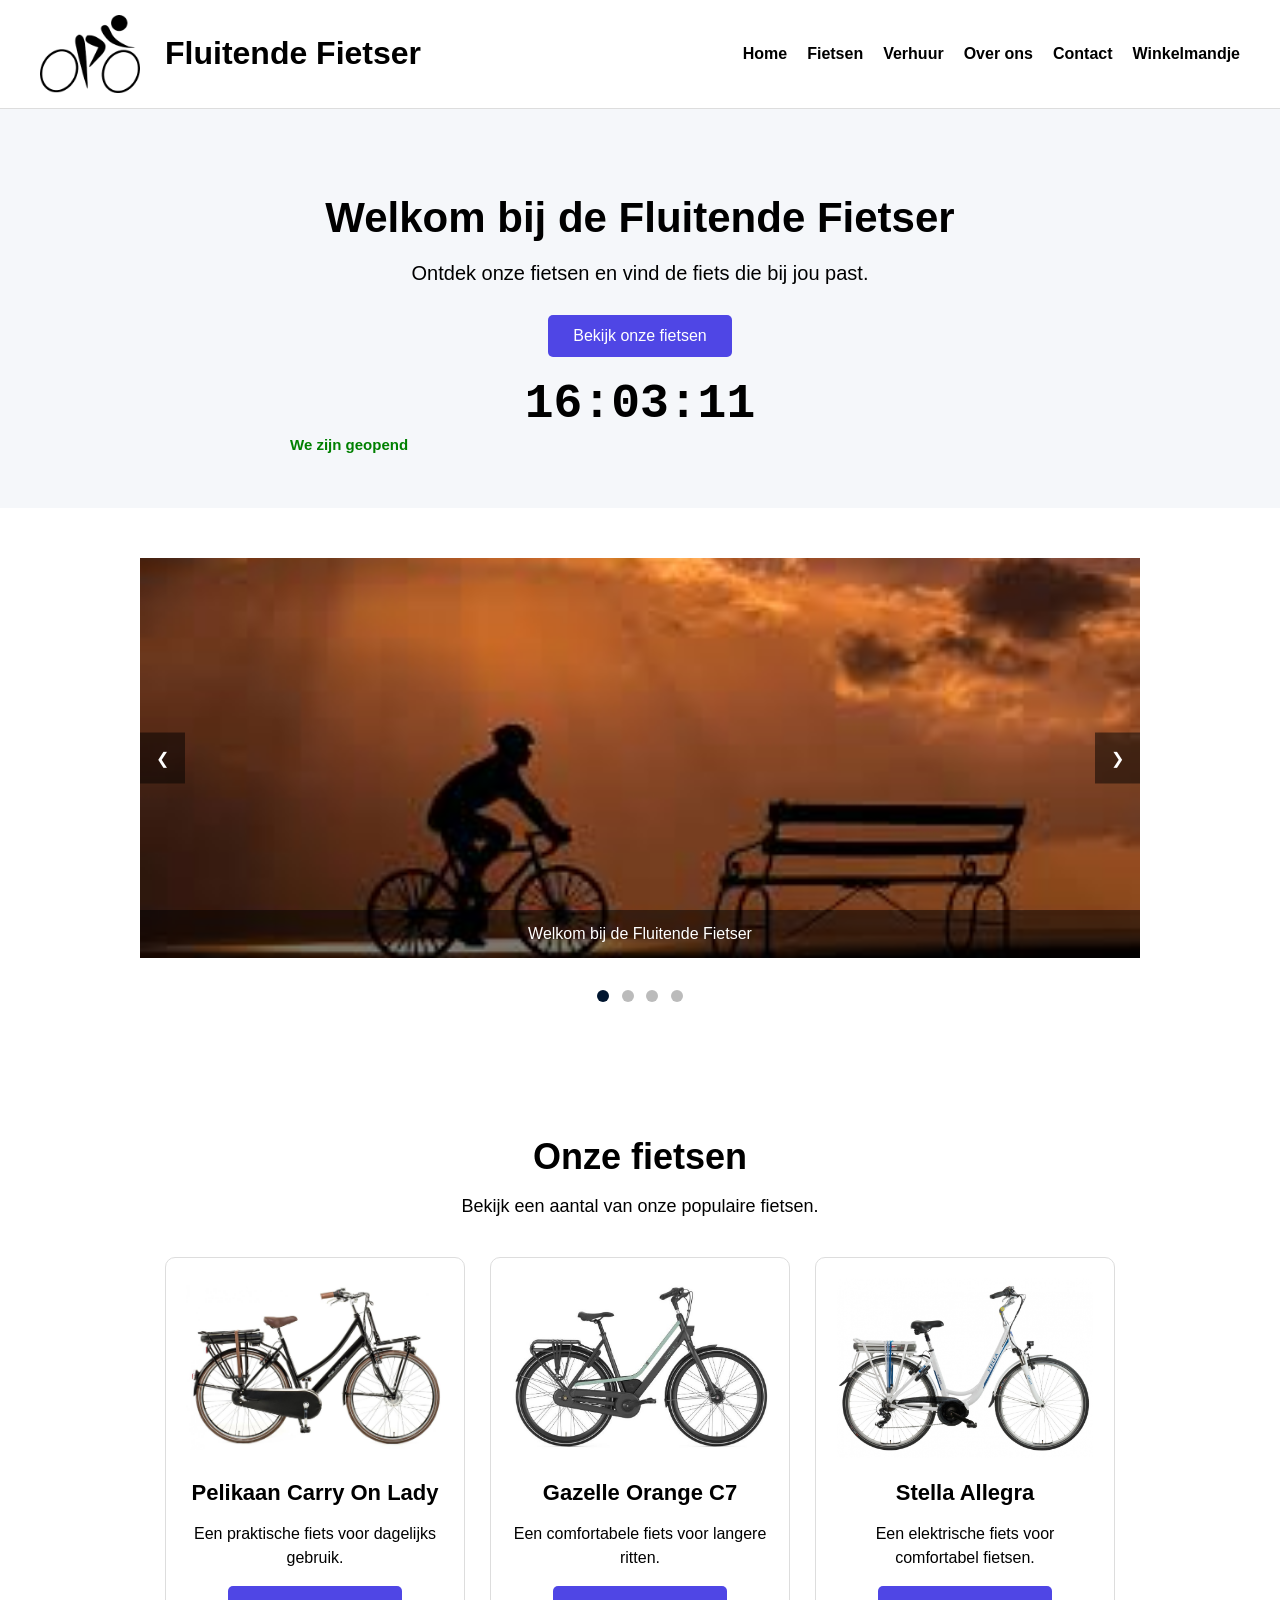
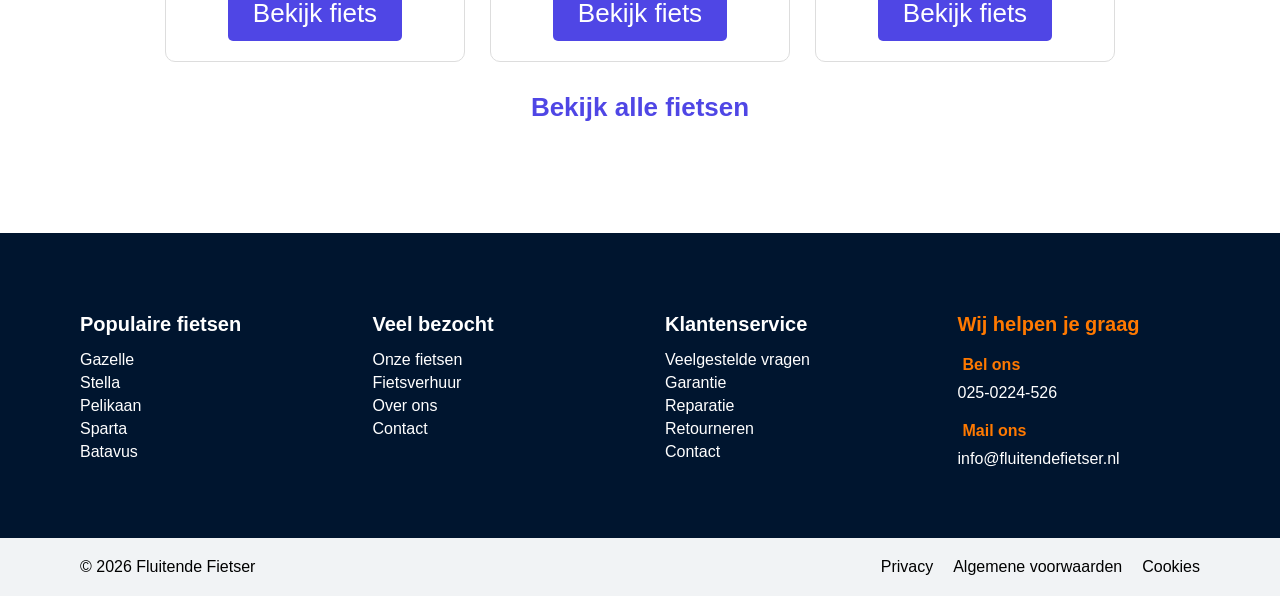
<file: web/index.html>
<!DOCTYPE html>
<html lang="nl">

<head>
    <meta charset="UTF-8">
    <meta name="viewport" content="width=device-width, initial-scale=1.0">

    <title>Home - Fluitende Fietser</title>

    <link rel="stylesheet" href="stylesheet.css">
    <link rel="icon" type="image/png" href="images/logo20x20.png">
    <script src="script.js" defer></script>
</head>

<body>

    
    <header>
        <a href="index.html" class="logo">
            <img src="images/logo.png" alt="Logo Fluitende Fietser">
            <h1>Fluitende Fietser</h1>
        </a>

        <nav>
            <a href="index.html">Home</a>
            <a href="fietsen.html">Fietsen</a>
            <a href="verhuur.html">Verhuur</a>
            <a href="over-ons.html">Over ons</a>
            <a href="contact.html">Contact</a>
            <a href="winkelmandje.html">Winkelmandje</a>
        </nav>
    </header>


    <main>
        <section class="welkom">
            <div class="welkom-tekst">
                <h1>Welkom bij de Fluitende Fietser</h1>

                <p>
                    Ontdek onze fietsen en vind de fiets
                    die bij jou past.
                </p>

                <a href="fietsen.html" class="knop">
                    Bekijk onze fietsen
                </a>
                 <div id="Openingtijden">
                        <div id="clock">00:00:00</div>
                        <div id="statusContainer">
                    <div id="statusText">We controleren de openingstijden...</div>
                </div>
            </div>
            </div>
        </section>

        <section class="home-slideshow">

            <div class="slideshow-container">

                <div class="home-slide">
                    <img src="images/sfeer1.jpg"
                         alt="Sfeer bij de Fluitende Fietser">

                    <div class="slide-bijschrift">
                        Welkom bij de Fluitende Fietser
                    </div>
                </div>

                <div class="home-slide">
                    <img src="images/sfeer2.jpg"
                         alt="Onze fietsenwinkel">

                    <div class="slide-bijschrift">
                        Ontdek onze fietsen
                    </div>
                </div>

                <div class="home-slide">
                    <img src="images/sfeer3.jpg"
                         alt="Fietsen bij de Fluitende Fietser">

                    <div class="slide-bijschrift">
                        Vind de fiets die bij jou past
                    </div>
                </div>

                <div class="home-slide">
                    <img src="images/sfeer4.jpg"
                         alt="Sfeerfoto van de fietsenwinkel">

                    <div class="slide-bijschrift">
                        We helpen je graag verder
                    </div>
                </div>

                <!-- Vorige en volgende foto -->
                <a class="slide-vorige"
                   onclick="veranderFotocarrousel(-1)"
                   aria-label="Vorige foto">&#10094;</a>

                <a class="slide-volgende"
                   onclick="veranderFotocarrousel(1)"
                   aria-label="Volgende foto">&#10095;</a>

            </div>

            <div class="slide-punten">
                <span class="home-slide-punt"
                      onclick="kiesFotocarrousel(1)"></span>

                <span class="home-slide-punt"
                      onclick="kiesFotocarrousel(2)"></span>

                <span class="home-slide-punt"
                      onclick="kiesFotocarrousel(3)"></span>

                <span class="home-slide-punt"
                      onclick="kiesFotocarrousel(4)"></span>
            </div>

        </section>


        <section class="uitgelichte-fietsen">

            <h2>Onze fietsen</h2>

            <p class="intro-fietsen">
                Bekijk een aantal van onze populaire fietsen.
            </p>

            <div class="fiets-overzicht">

                <div class="fiets-kaart">
                    <img src="images/fietsen/Pelikaan_Carry_On_Lady.jpg"
                         alt="Pelikaan Carry On Lady">

                    <h3>Pelikaan Carry On Lady</h3>

                    <p>
                        Een praktische fiets voor dagelijks gebruik.
                    </p>

                    <a href="fietsen.html" class="knop">
                        Bekijk fiets
                    </a>
                </div>


                <div class="fiets-kaart">
                    <img src="images/fietsen/Gazelle_Orange_C7.jpg"
                         alt="Gazelle Orange C7">

                    <h3>Gazelle Orange C7</h3>

                    <p>
                        Een comfortabele fiets voor langere ritten.
                    </p>

                    <a href="fietsen.html" class="knop">
                        Bekijk fiets
                    </a>
                
                </div>


                <div class="fiets-kaart">
                    <img src="images/fietsen/Stella_Allegra_voorwielmotor.jpg"
                         alt="Stella Allegra">

                    <h3>Stella Allegra</h3>

                    <p>
                        Een elektrische fiets voor comfortabel fietsen.
                    </p>

                    <a href="fietsen.html" class="knop">
                        Bekijk fiets
                    </a>
                </div>

            </div>

            <a href="fietsen.html" class="alle-fietsen">
                Bekijk alle fietsen
            </a>

        </section>

    </main>


    <!-- Footer -->
    <footer>

        <div class="footer-inhoud">

            <div class="footer-kolom">
                <h3>Populaire fietsen</h3>

                <a href="fietsen.html">Gazelle</a>
                <a href="fietsen.html">Stella</a>
                <a href="fietsen.html">Pelikaan</a>
                <a href="fietsen.html">Sparta</a>
                <a href="fietsen.html">Batavus</a>
            </div>


            <div class="footer-kolom">
                <h3>Veel bezocht</h3>

                <a href="fietsen.html">Onze fietsen</a>
                <a href="verhuur.html">Fietsverhuur</a>
                <a href="over-ons.html">Over ons</a>
                <a href="contact.html">Contact</a>
            </div>


            <div class="footer-kolom">
                <h3>Klantenservice</h3>

                <a href="contact.html">Veelgestelde vragen</a>
                <a href="contact.html">Garantie</a>
                <a href="contact.html">Reparatie</a>
                <a href="contact.html">Retourneren</a>
                <a href="contact.html">Contact</a>
            </div>


            <div class="footer-kolom footer-contact">
                <h3>Wij helpen je graag</h3>

                <h4>Bel ons</h4>
                <p>025-0224-526</p>

                <h4>Mail ons</h4>
                <p>info@fluitendefietser.nl</p>
            </div>

        </div>


        <div class="footer-onderkant">
            <p>&copy; 2026 Fluitende Fietser</p>

            <div>
                <a href="privacy.html">Privacy</a>
                <a href="algemene-voorwaarden.html">
                    Algemene voorwaarden
                </a>
                <a href="#">Cookies</a>
            </div>
        </div>

    </footer>

</body>
</html>
</file>
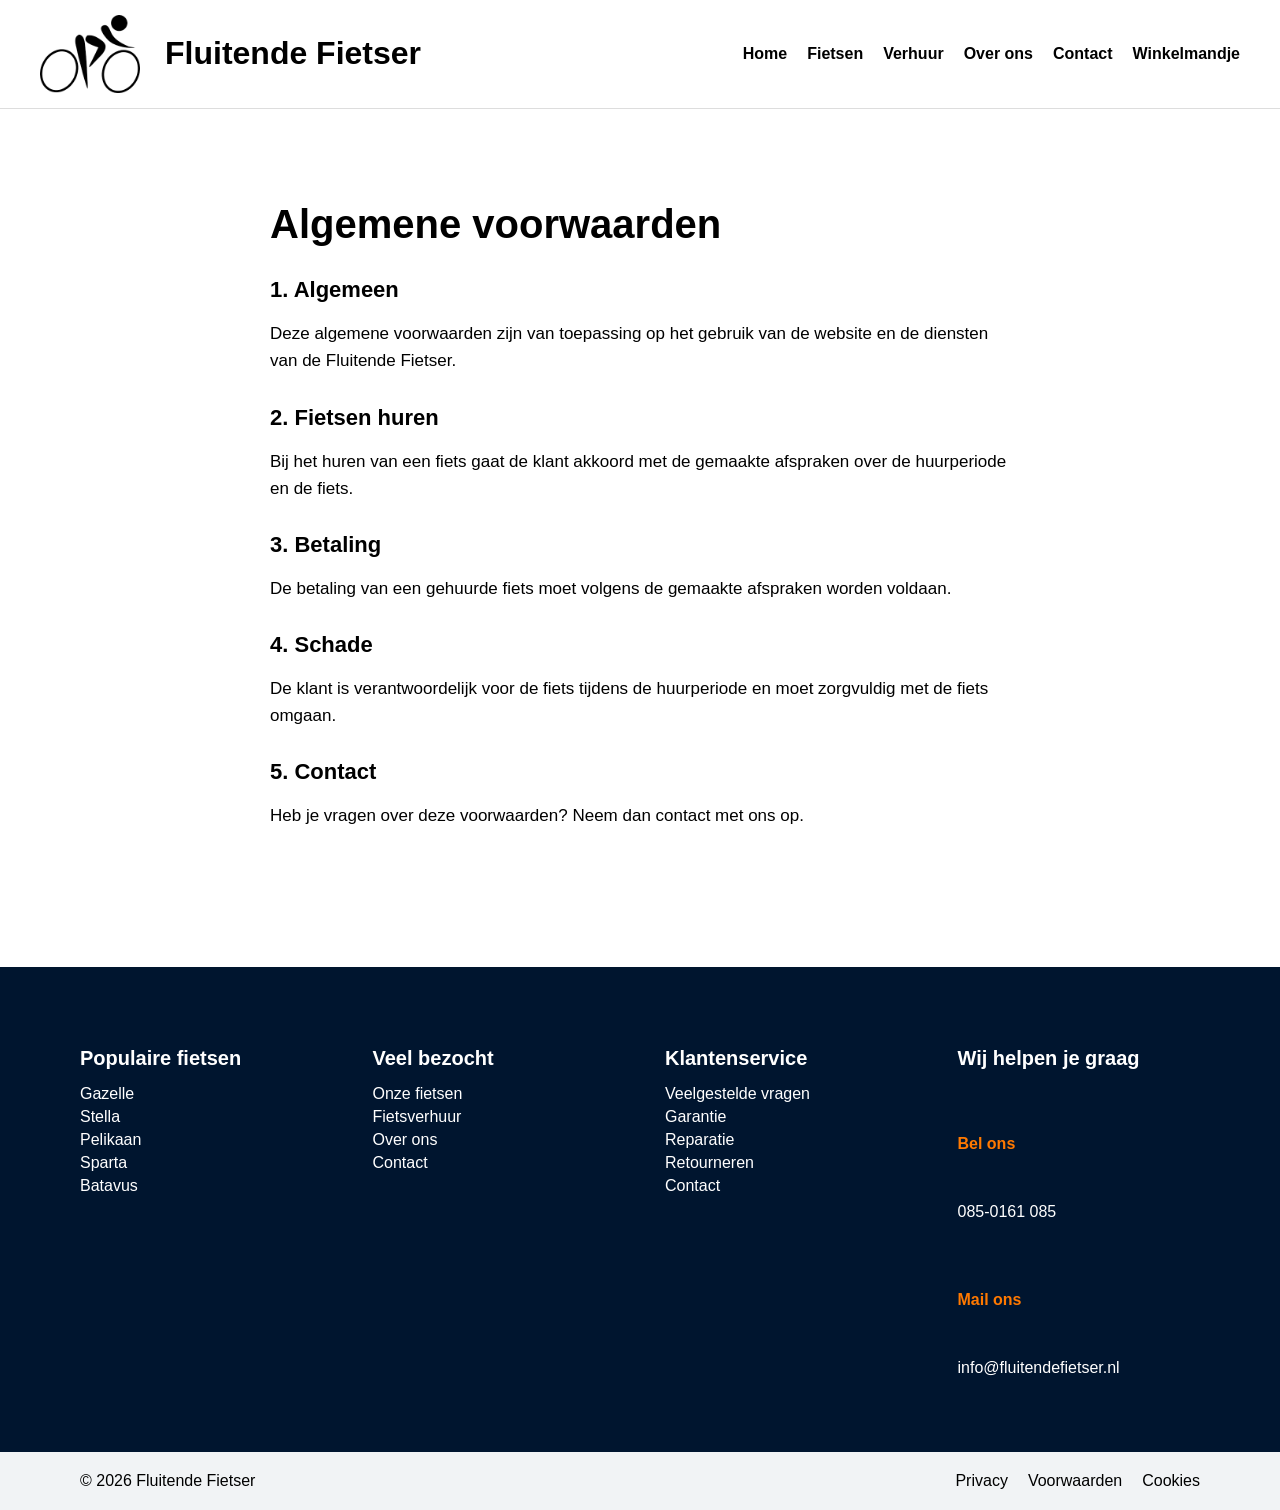
<file: web/algemene-voorwaarden.html>
<!DOCTYPE html>
<html lang="nl">
<head>
    <meta charset="UTF-8">
    <meta name="viewport" content="width=device-width, initial-scale=1.0">
    <title>Algemene voorwaarden - Fluitende Fietser</title>
    <link rel="stylesheet" href="stylesheet.css">
</head>

<body>
<header>
        <a href="index.html" class="logo">
            <img src="images/logo.png" alt="Logo Fluitende Fietser">
            <h1>Fluitende Fietser</h1>
        </a>

        <nav>
            <a href="index.html">Home</a>
            <a href="fietsen.html">Fietsen</a>
            <a href="verhuur.html">Verhuur</a>
            <a href="over-ons.html">Over ons</a>
            <a href="contact.html">Contact</a>
            <a href="winkelmandje.html">Winkelmandje</a>
        </nav>
    </header>


<main>

    <section class="voorwaarden">
        <h2>Algemene voorwaarden</h2>

        <h3>1. Algemeen</h3>
        <p>
            Deze algemene voorwaarden zijn van toepassing op het gebruik
            van de website en de diensten van de Fluitende Fietser.
        </p>

        <h3>2. Fietsen huren</h3>
        <p>
            Bij het huren van een fiets gaat de klant akkoord met de
            gemaakte afspraken over de huurperiode en de fiets.
        </p>

        <h3>3. Betaling</h3>
        <p>
            De betaling van een gehuurde fiets moet volgens de gemaakte
            afspraken worden voldaan.
        </p>

        <h3>4. Schade</h3>
        <p>
            De klant is verantwoordelijk voor de fiets tijdens de
            huurperiode en moet zorgvuldig met de fiets omgaan.
        </p>

        <h3>5. Contact</h3>
        <p>
            Heb je vragen over deze voorwaarden? Neem dan contact met
            ons op.
        </p>
    </section>

</main>

<footer>
     <div class="footer-inhoud">

        <div class="footer-kolom">
            <h3>Populaire fietsen</h3>
            <a href="fietsen.html">Gazelle</a>
            <a href="fietsen.html">Stella</a>
            <a href="fietsen.html">Pelikaan</a>
            <a href="fietsen.html">Sparta</a>
            <a href="fietsen.html">Batavus</a>
        </div>

        <div class="footer-kolom">
            <h3>Veel bezocht</h3>
            <a href="fietsen.html">Onze fietsen</a>
            <a href="verhuur.html">Fietsverhuur</a>
            <a href="over-ons.html">Over ons</a>
            <a href="contact.html">Contact</a>
        </div>

        <div class="footer-kolom">
            <h3>Klantenservice</h3>
            <a href="contact.html">Veelgestelde vragen</a>
            <a href="contact.html">Garantie</a>
            <a href="contact.html">Reparatie</a>
            <a href="contact.html">Retourneren</a>
            <a href="contact.html">Contact</a>
        </div>

        <div class="footer-kolom contact">
            <h3>Wij helpen je graag</h3>
            <h4>Bel ons</h4>
            <p>085-0161 085</p>

            <h4>Mail ons</h4>
            <p>info@fluitendefietser.nl</p>
        </div>

    </div>

    <div class="footer-onderkant">
        <p>&copy; 2026 Fluitende Fietser</p>

        <div>
            <a href="#">Privacy</a>
            <a href="algemene-voorwaarden.html">Voorwaarden</a>
            <a href="#">Cookies</a>
        </div>
    </div>
</footer>

</body>
</html>
</file>
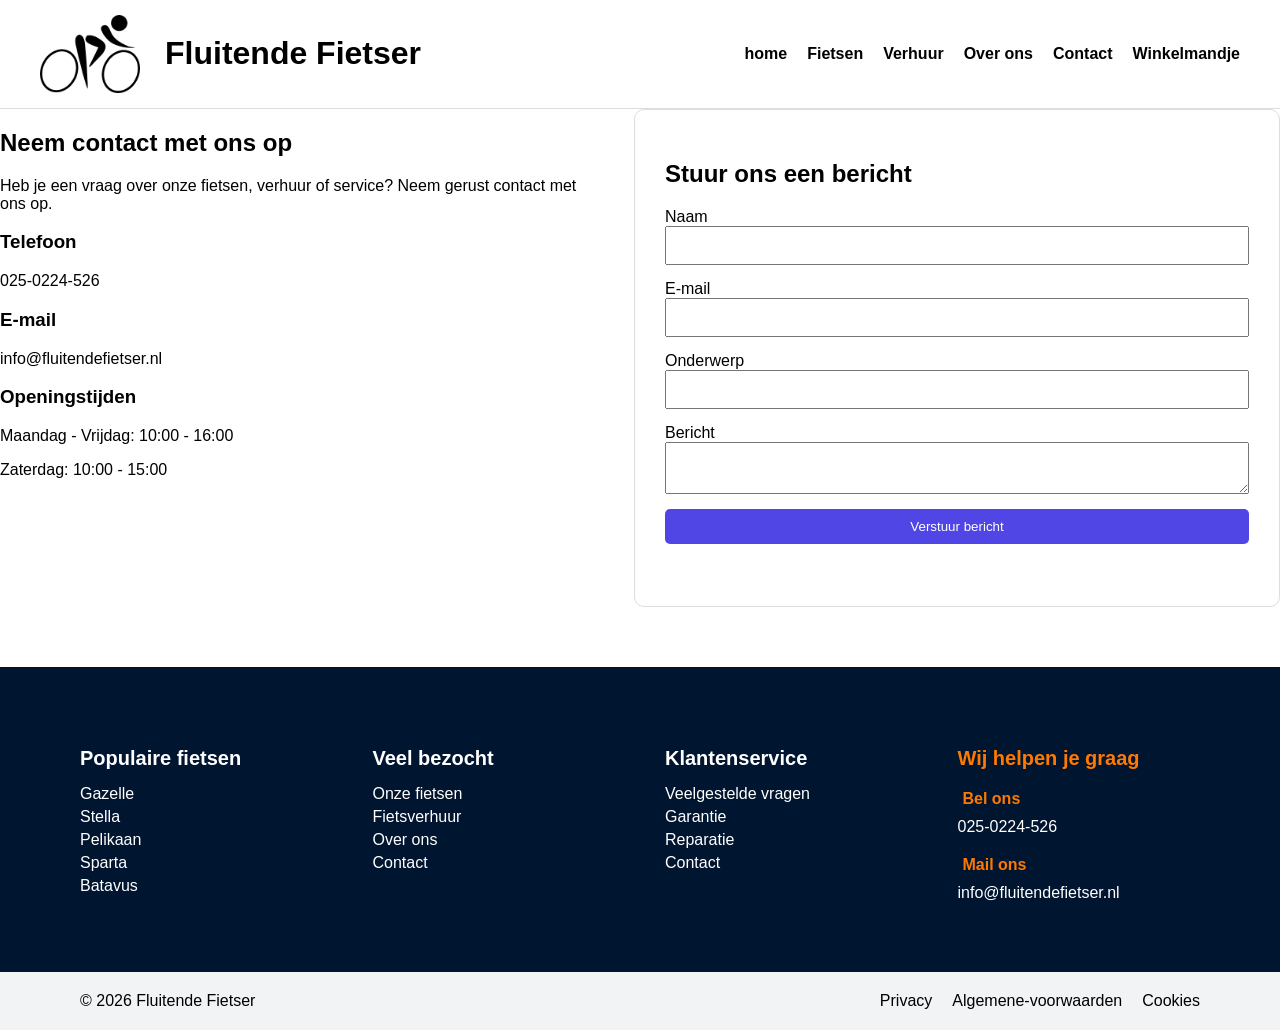
<file: web/contact.html>
<!DOCTYPE html>
<html lang="en">
<head>
    <meta charset="UTF-8">
    <meta name="viewport" content="width=device-width, initial-scale=1.0">
    <title>Contact- Fluitende Fietser</title>
    <link href="stylesheet.css" rel="stylesheet">
</head>
<body>
    <header>
        <a href="index.html" class="logo">
            <img src="images/logo.png" alt="Logo Fluitende Fietser">
            <h1>Fluitende Fietser</h1>
        </a>
        <nav>
            <a href="index.html">home</a>
            <a href="fietsen.html">Fietsen</a>
            <a href="verhuur.html">Verhuur</a>
            <a href="over-ons.html">Over ons </a>
            <a href="contact.html">Contact</a>
            <a href="winkelmandje.html">Winkelmandje</a>
        </nav>
    </header>
    <main>

        <section class="contact">

            <div class="contact-info">

                <h2>Neem contact met ons op</h2>

                <p>
                    Heb je een vraag over onze fietsen, verhuur of service?
                    Neem gerust contact met ons op.
                </p>

                <h3>Telefoon</h3>
                <p>025-0224-526</p>

                <h3>E-mail</h3>
                <p>info@fluitendefietser.nl</p>

                <h3>Openingstijden</h3>
                <p>Maandag - Vrijdag: 10:00 - 16:00</p>
                <p>Zaterdag: 10:00 - 15:00</p>

            </div>

            <div class="contact-formulier">

                <h2>Stuur ons een bericht</h2>

                <form id="contactForm">

                    <label for="naam">Naam</label>
                    <input type="text" id="naam" name="naam" required>

                    <label for="email">E-mail</label>
                    <input type="email" id="email" name="email" required>

                    <label for="onderwerp">Onderwerp</label>
                    <input type="text" id="onderwerp" name="onderwerp" required>

                    <label for="bericht">Bericht</label>
                    <textarea id="bericht" name="bericht" required></textarea>

                    <button type="submit">Verstuur bericht</button>

                    <p id="melding"></p>

                </form>
            </div>

        </section>

    </main>

    <footer>

        <div class="footer-inhoud">

            <div class="footer-kolom">
                <h3>Populaire fietsen</h3>
                <a href="fietsen.html">Gazelle</a>
                <a href="fietsen.html">Stella</a>
                <a href="fietsen.html">Pelikaan</a>
                <a href="fietsen.html">Sparta</a>
                <a href="fietsen.html">Batavus</a>
            </div>

            <div class="footer-kolom">
                <h3>Veel bezocht</h3>
                <a href="fietsen.html">Onze fietsen</a>
                <a href="verhuur.html">Fietsverhuur</a>
                <a href="over-ons.html">Over ons</a>
                <a href="contact.html">Contact</a>
            </div>

            <div class="footer-kolom">
                <h3>Klantenservice</h3>
                <a href="contact.html">Veelgestelde vragen</a>
                <a href="contact.html">Garantie</a>
                <a href="contact.html">Reparatie</a>
                <a href="contact.html">Contact</a>
            </div>

            <div class="footer-kolom footer-contact">
                <h3>Wij helpen je graag</h3>
                <h4>Bel ons</h4>
                <p>025-0224-526</p>

                <h4>Mail ons</h4>
                <p>info@fluitendefietser.nl</p>
            </div>

        </div>

        <div class="footer-onderkant">
            <p>&copy; 2026 Fluitende Fietser</p>

            <div>
                <a href="#">Privacy</a>
                <a href="algemene-voorwaarden.html">Algemene-voorwaarden</a>
                <a href="#">Cookies</a>
            </div>
        </div>

    </footer>
    <script src="script.js"></script>
</body>
</html>
</file>
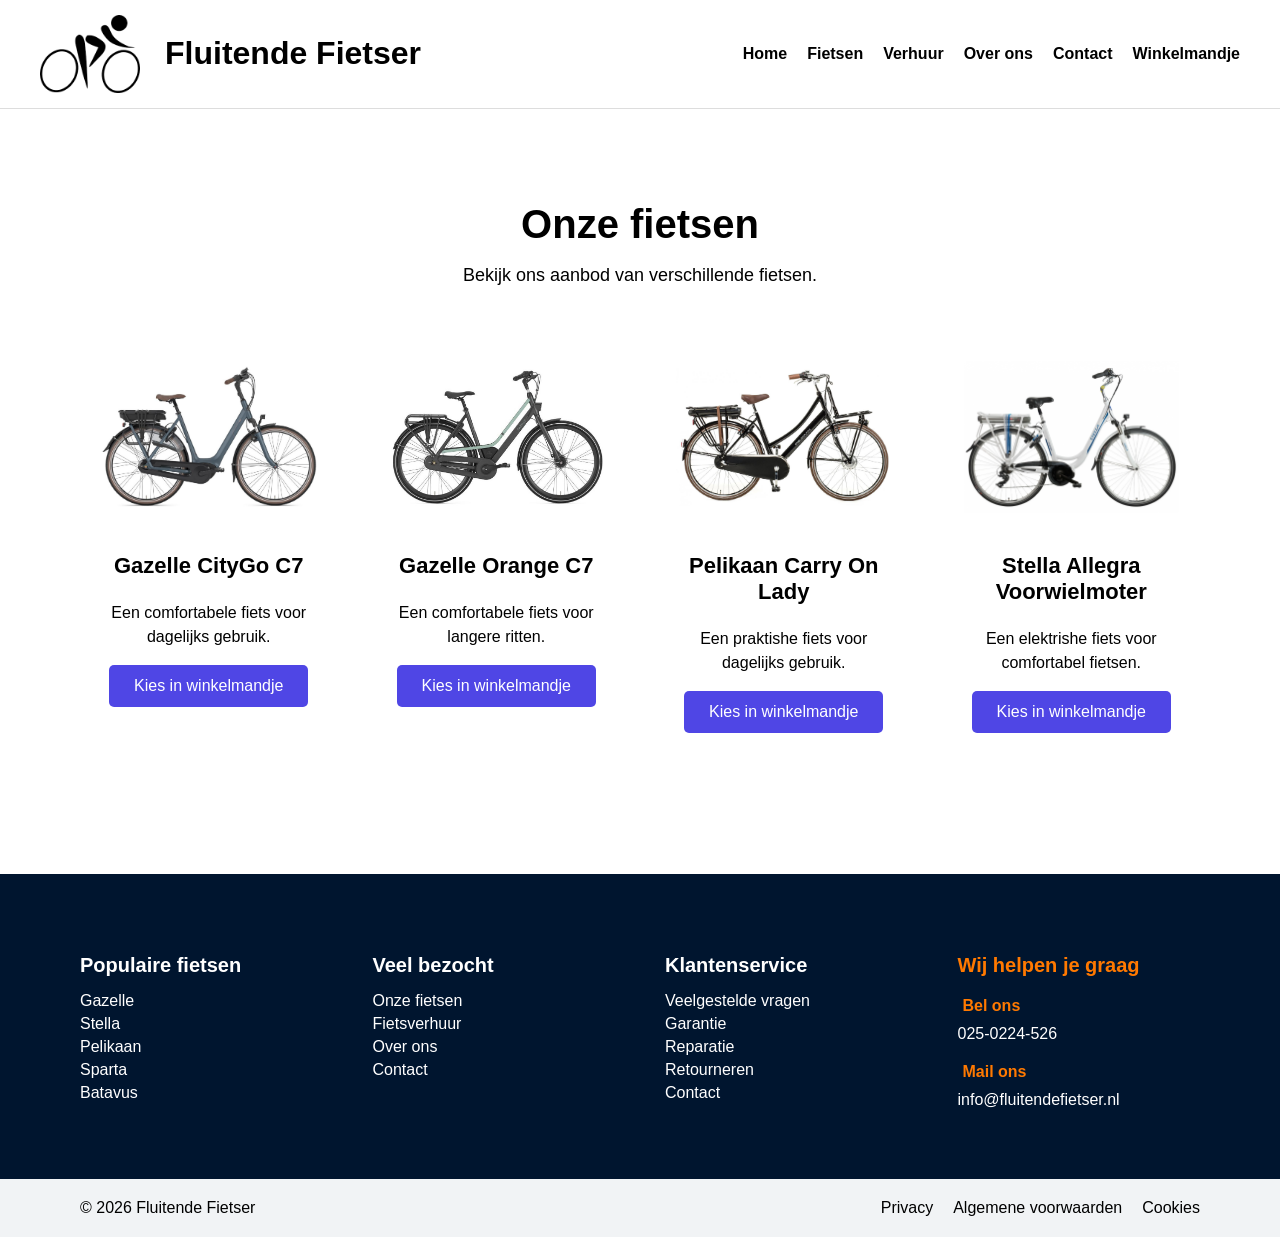
<file: web/fietsen.html>
<!DOCTYPE html>
<!DOCTYPE html>
<html lang="nl">
<head>
    <meta charset="UTF-8">
    <meta name="viewport" content="width=device-width, initial-scale=1.0">
    <title>Fietsen - Fluitende Fietser </title>
    <link href="stylesheet.css" rel="stylesheet">
    <script src="script.js" defer></script>
</head>
<body>
    <header>
        <a href="index.html" class="logo">
            <img src="images/logo.png" alt="logo Fluitende Fietser">
            <h1>Fluitende Fietser</h1>
        </a>
        <nav>
            <a href="index.html">Home</a>
            <a href="fietsen.html">Fietsen</a>
            <a href="verhuur.html">Verhuur</a>
            <a href="over-ons.html">Over ons</a>
            <a href="contact.html">Contact</a>
            <a href="winkelmandje.html">Winkelmandje</a>
        </nav>
    </header>
    <main>
        <section class="fietsen">
            <h2>Onze fietsen</h2>
            <p>
                Bekijk ons aanbod van verschillende fietsen.
            </p>
            <div class="fietsen-overzicht">
                <div class="fiets">
                    <img src="images/fietsen/Gazelle_CityGo_C7.jpg" alt="Gazelle CityGo C7">
                    <h3>Gazelle CityGo C7</h3>
                    <p>Een comfortabele fiets voor dagelijks gebruik.</p>
                    <a href="winkelmandje.html" class="knop">Kies in winkelmandje</a>
                </div>
                <div class="fiets">
                    <img src="images/fietsen/Gazelle_Orange_C7.jpg" alt="Gazelle Orange C7">
                    <h3>Gazelle Orange C7</h3>
                    <p>Een comfortabele fiets voor langere ritten.</p>
                    <a href="winkelmandje.html" class="knop">Kies in winkelmandje</a>
                </div>
                <div class="fiets">
                    <img src="images/fietsen/Pelikaan_Carry_On_Lady.jpg" alt="Palikaan Carry On Lady ">
                    <h3>Pelikaan Carry On Lady</h3>
                    <p>Een praktishe fiets voor dagelijks gebruik.</p>
                    <a href="winkelmandje.html" class="knop">Kies in winkelmandje</a>
                </div>
                <div class="fiets">
                    <img src="images/fietsen/Stella_Allegra_voorwielmotor.jpg" alt="Stella Allegra Voorwielmoter">
                    <h3>Stella Allegra Voorwielmoter</h3>
                    <p>Een elektrishe fiets voor comfortabel fietsen.</p>
                    <a href="winkelmandje.html" class="knop">Kies in winkelmandje</a>
                </div>
            </div>
        </section>
    </main>
    <footer>
        <div class="footer-inhoud">

        <div class="footer-kolom">
            <h3>Populaire fietsen</h3>
            <a href="fietsen.html">Gazelle</a>
            <a href="fietsen.html">Stella</a>
            <a href="fietsen.html">Pelikaan</a>
            <a href="fietsen.html">Sparta</a>
            <a href="fietsen.html">Batavus</a>
        </div>

        <div class="footer-kolom">
            <h3>Veel bezocht</h3>
            <a href="fietsen.html">Onze fietsen</a>
            <a href="verhuur.html">Fietsverhuur</a>
            <a href="over-ons.html">Over ons</a>
            <a href="contact.html">Contact</a>
        </div>

        <div class="footer-kolom">
            <h3>Klantenservice</h3>
            <a href="contact.html">Veelgestelde vragen</a>
            <a href="contact.html">Garantie</a>
            <a href="contact.html">Reparatie</a>
            <a href="contact.html">Retourneren</a>
            <a href="contact.html">Contact</a>
        </div>

        <div class="footer-kolom footer-contact">
            <h3>Wij helpen je graag</h3>
            <h4>Bel ons</h4>
            <p>025-0224-526</p>
            <h4>Mail ons</h4>
            <p>info@fluitendefietser.nl</p>
        </div>

    </div>

    <div class="footer-onderkant">
        <p>&copy; 2026 Fluitende Fietser</p>

        <div>
            <a href="privacy.html">Privacy</a>
            <a href="algemene-voorwaarden.html">Algemene voorwaarden</a>
            <a href="#">Cookies</a>
        </div>
    </div>
    </footer>
</body>
</html>
</file>
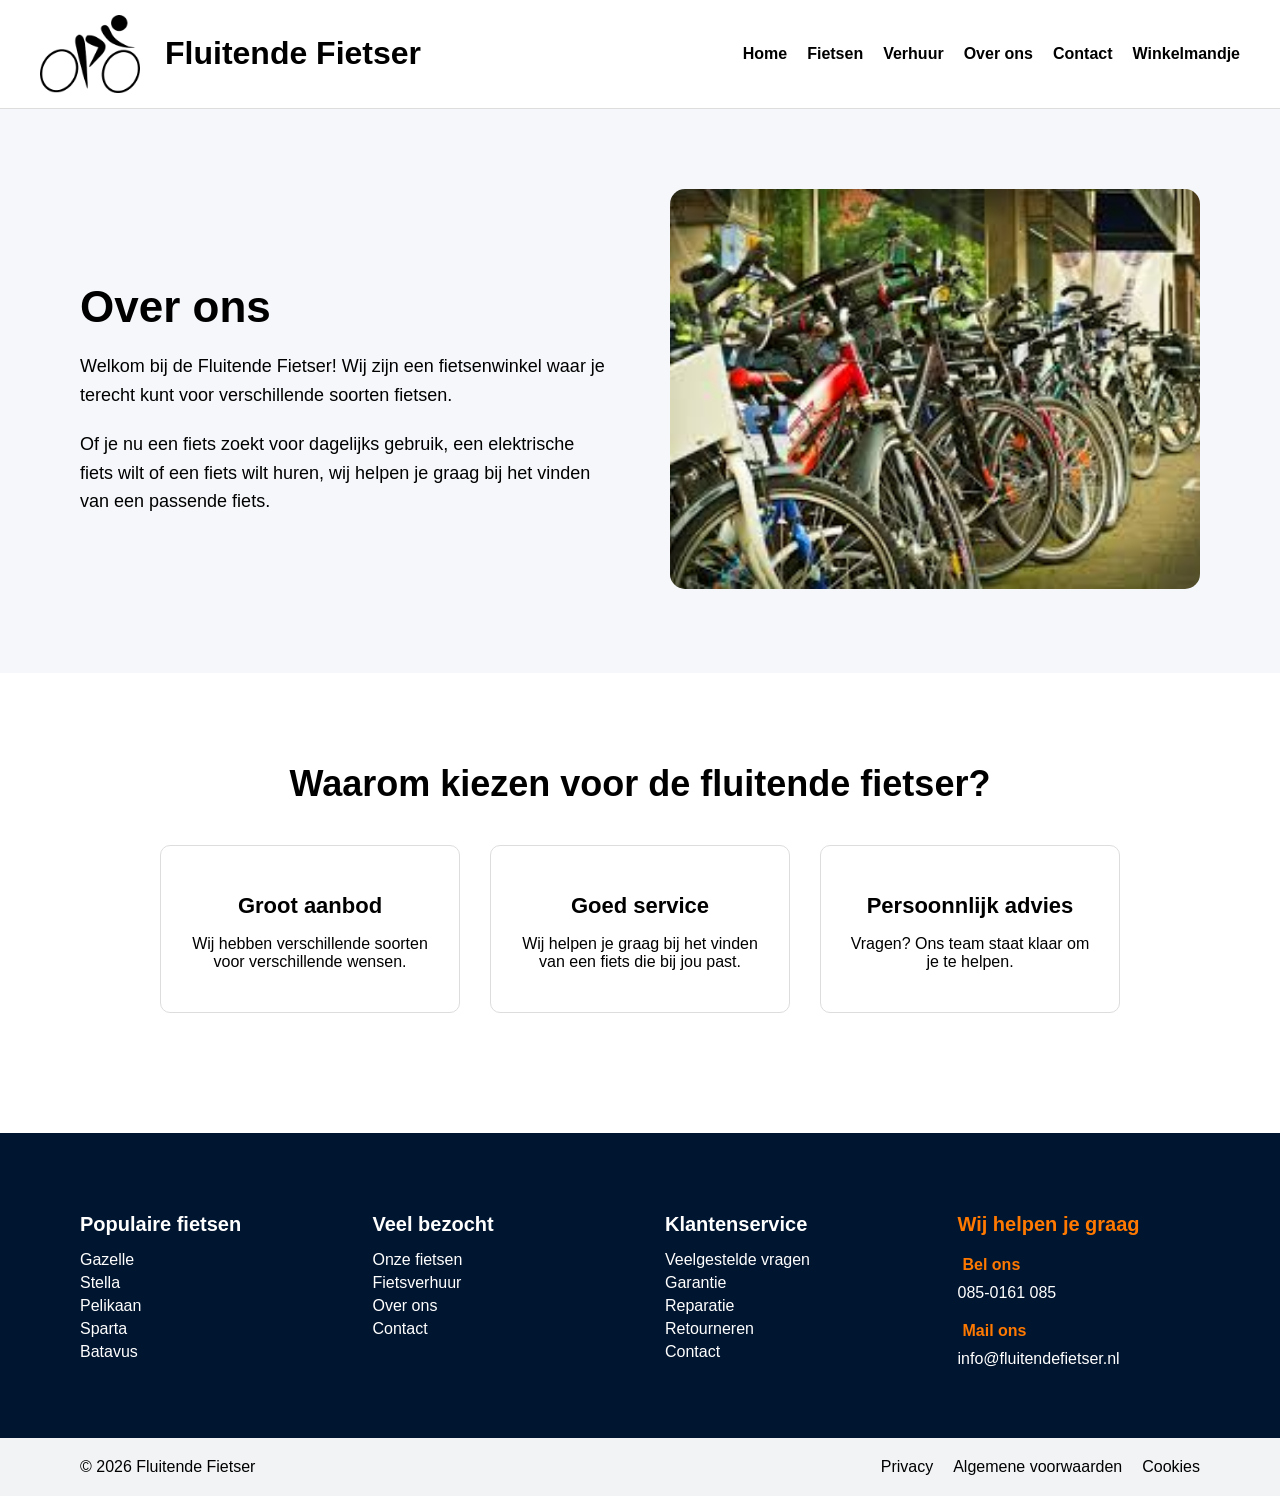
<file: web/over-ons.html>
<!DOCTYPE html>
<html lang="nl">
<head>
    <meta charset="UTF-8">
    <meta name="viewport" content="width=device-width, initial-scale=1.0">
    <title>Over ons - Fluitende Fietser</title>
    <link rel="stylesheet" href="stylesheet.css">
</head>
<body>
    <header>
        <a href="index.html" class="logo">
            <img src="images/logo.png" alt="logo Fluitende Fietser">
            <h1>Fluitende Fietser</h1>
        </a>
        <nav>
            <a href="index.html">Home</a>
            <a href="fietsen.html">Fietsen</a>
            <a href="verhuur.html">Verhuur</a>
            <a href="over-ons.html">Over ons</a>
            <a href="contact.html">Contact</a>
            <a href="winkelmandje.html">Winkelmandje</a>
        </nav>
    </header>
    <main>
        <section class="over-ons">
            <div class="over-ons-tekst">
                <h2>Over ons </h2>
                <p>
                    Welkom bij de Fluitende Fietser!
                    Wij zijn een fietsenwinkel waar je terecht kunt
                    voor verschillende soorten fietsen.
                </p>
                <P>Of je nu een fiets zoekt voor dagelijks gebruik,
                    een elektrische fiets wilt of een fiets wilt huren,
                    wij helpen je graag bij het vinden van een passende fiets.
                </P>

            </div>
            <div class="over-ons-afbeelding">
                <img src="images/winkel1.jpg" alt="Onze fietsenwinkel">
            </div>

        </section>
        <section class="waarom-ons">

            <h2>Waarom kiezen voor de fluitende fietser?</h2>

            <div class="voordelen">

                <div class="voordeel">
                    <h3>Groot aanbod</h3>
                    <p>
                        Wij hebben verschillende soorten voor verschillende wensen.
                    </p>
                </div>
                <div class="voordeel">
                    <h3>Goed service</h3>
                    <p>
                        Wij helpen je graag bij het vinden van een fiets die bij jou past.
                    </p>
                </div>
                <div class="voordeel">
                    <h3>Persoonnlijk advies</h3>
                    <p>
                        Vragen? Ons team staat klaar om je te helpen.
                    </p>

                </div>
            </div>
        </section>
    </main>
    <footer>
        <div class="footer-inhoud">

        <div class="footer-kolom">
            <h3>Populaire fietsen</h3>
            <a href="fietsen.html">Gazelle</a>
            <a href="fietsen.html">Stella</a>
            <a href="fietsen.html">Pelikaan</a>
            <a href="fietsen.html">Sparta</a>
            <a href="fietsen.html">Batavus</a>
        </div>

        <div class="footer-kolom">
            <h3>Veel bezocht</h3>
            <a href="fietsen.html">Onze fietsen</a>
            <a href="verhuur.html">Fietsverhuur</a>
            <a href="over-ons.html">Over ons</a>
            <a href="contact.html">Contact</a>
        </div>

        <div class="footer-kolom">
            <h3>Klantenservice</h3>
            <a href="contact.html">Veelgestelde vragen</a>
            <a href="contact.html">Garantie</a>
            <a href="contact.html">Reparatie</a>
            <a href="contact.html">Retourneren</a>
            <a href="contact.html">Contact</a>
        </div>

        <div class="footer-kolom footer-contact">
            <h3>Wij helpen je graag</h3>
            <h4>Bel ons</h4>
            <p>085-0161 085</p>

            <h4>Mail ons</h4>
            <p>info@fluitendefietser.nl</p>
        </div>

    </div>

    <div class="footer-onderkant">
        <p>&copy; 2026 Fluitende Fietser</p>

        <div>
            <a href="privacy.html">Privacy</a>
            <a href="algemene-voorwaarden.html">Algemene voorwaarden</a>
            <a href="#">Cookies</a>
        </div>
    </div>
    </footer>
</body>
</html>
</file>
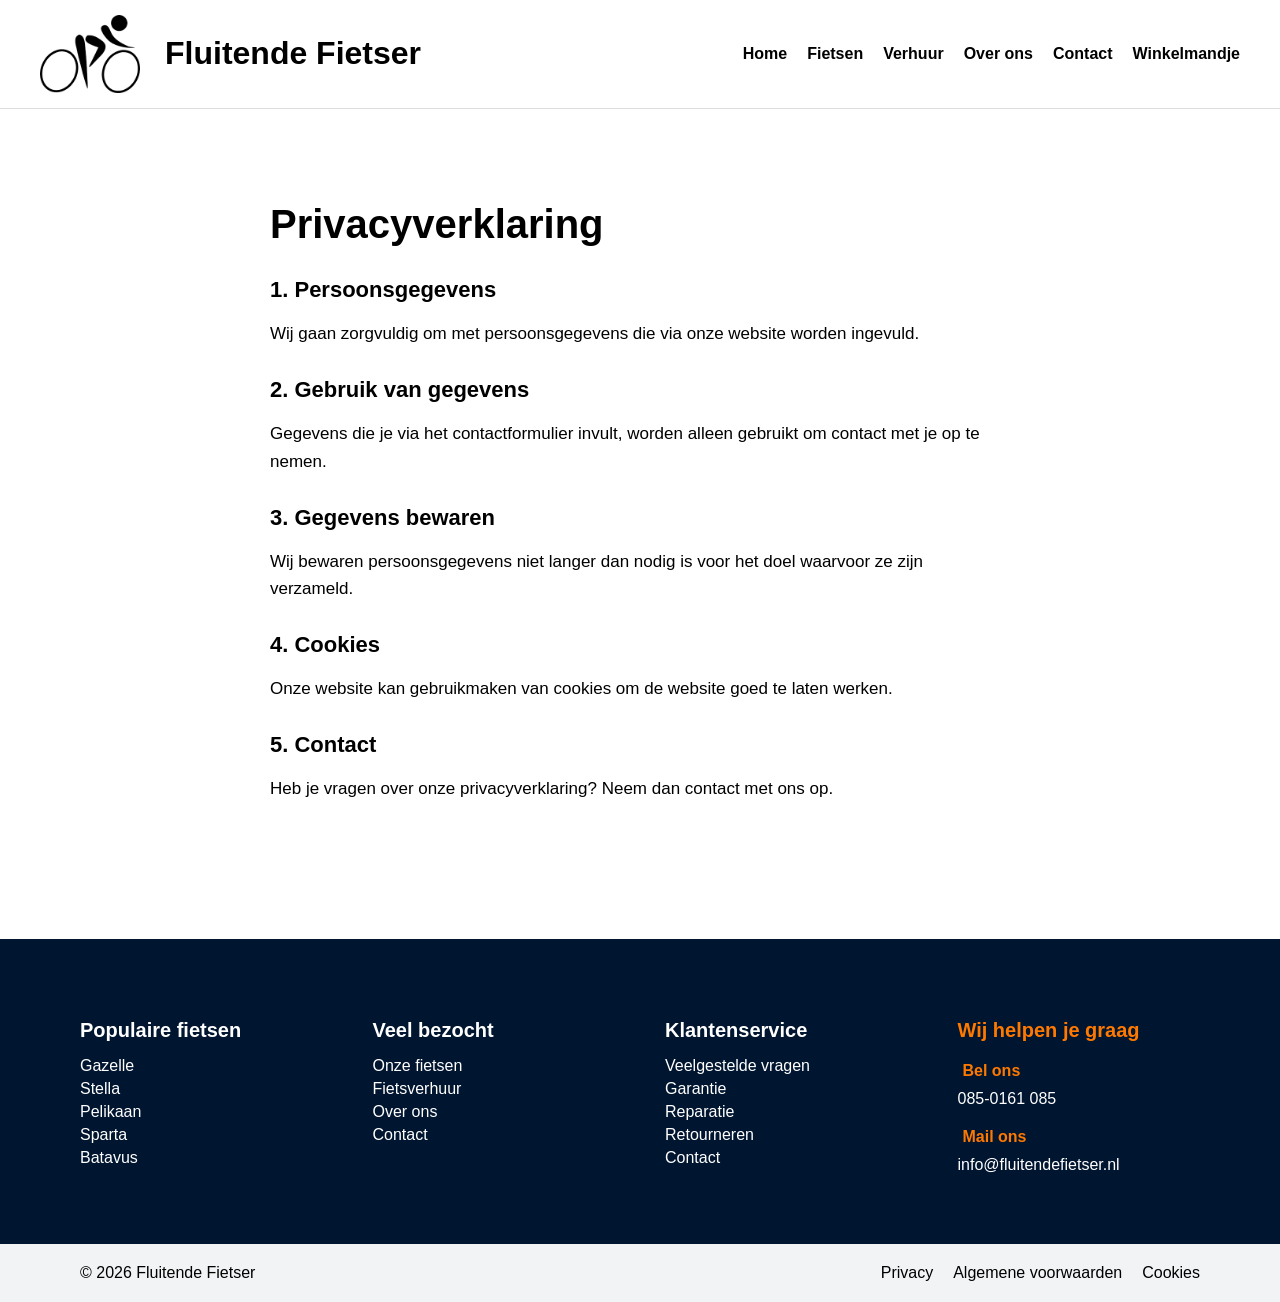
<file: web/privacy.html>
<!DOCTYPE html>
<html lang="nl">
<head>
    <meta charset="UTF-8">
    <meta name="viewport" content="width=device-width, initial-scale=1.0">
    <title>Privacy - Fluitende Fietser</title>
    <link rel="stylesheet" href="stylesheet.css">
</head>

<body>

<header>
    <a href="index.html" class="logo">
        <img src="images/logo.png" alt="Logo Fluitende Fietser">
        <h1>Fluitende Fietser</h1>
    </a>

    <nav>
        <a href="index.html">Home</a>
        <a href="fietsen.html">Fietsen</a>
        <a href="verhuur.html">Verhuur</a>
        <a href="over-ons.html">Over ons</a>
        <a href="contact.html">Contact</a>
        <a href="winkelmandje.html">Winkelmandje</a>
    </nav>
</header>

<main>

    <section class="privacy">
        <h2>Privacyverklaring</h2>

        <h3>1. Persoonsgegevens</h3>
        <p>
            Wij gaan zorgvuldig om met persoonsgegevens die via onze
            website worden ingevuld.
        </p>

        <h3>2. Gebruik van gegevens</h3>
        <p>
            Gegevens die je via het contactformulier invult, worden alleen
            gebruikt om contact met je op te nemen.
        </p>

        <h3>3. Gegevens bewaren</h3>
        <p>
            Wij bewaren persoonsgegevens niet langer dan nodig is voor
            het doel waarvoor ze zijn verzameld.
        </p>

        <h3>4. Cookies</h3>
        <p>
            Onze website kan gebruikmaken van cookies om de website goed
            te laten werken.
        </p>

        <h3>5. Contact</h3>
        <p>
            Heb je vragen over onze privacyverklaring? Neem dan contact
            met ons op.
        </p>
    </section>

</main>

<footer>
   <div class="footer-inhoud">

        <div class="footer-kolom">
            <h3>Populaire fietsen</h3>
            <a href="fietsen.html">Gazelle</a>
            <a href="fietsen.html">Stella</a>
            <a href="fietsen.html">Pelikaan</a>
            <a href="fietsen.html">Sparta</a>
            <a href="fietsen.html">Batavus</a>
        </div>

        <div class="footer-kolom">
            <h3>Veel bezocht</h3>
            <a href="fietsen.html">Onze fietsen</a>
            <a href="verhuur.html">Fietsverhuur</a>
            <a href="over-ons.html">Over ons</a>
            <a href="contact.html">Contact</a>
        </div>

        <div class="footer-kolom">
            <h3>Klantenservice</h3>
            <a href="contact.html">Veelgestelde vragen</a>
            <a href="contact.html">Garantie</a>
            <a href="contact.html">Reparatie</a>
            <a href="contact.html">Retourneren</a>
            <a href="contact.html">Contact</a>
        </div>

        <div class="footer-kolom footer-contact">
            <h3>Wij helpen je graag</h3>
            <h4>Bel ons</h4>
            <p>085-0161 085</p>

            <h4>Mail ons</h4>
            <p>info@fluitendefietser.nl</p>
        </div>

    </div>

    <div class="footer-onderkant">
        <p>&copy; 2026 Fluitende Fietser</p>

        <div>
            <a href="privacy.html">Privacy</a>
            <a href="algemene-voorwaarden.html">Algemene voorwaarden</a>
            <a href="#">Cookies</a>
        </div>
    </div>
</footer>

</body>
</html>
</file>
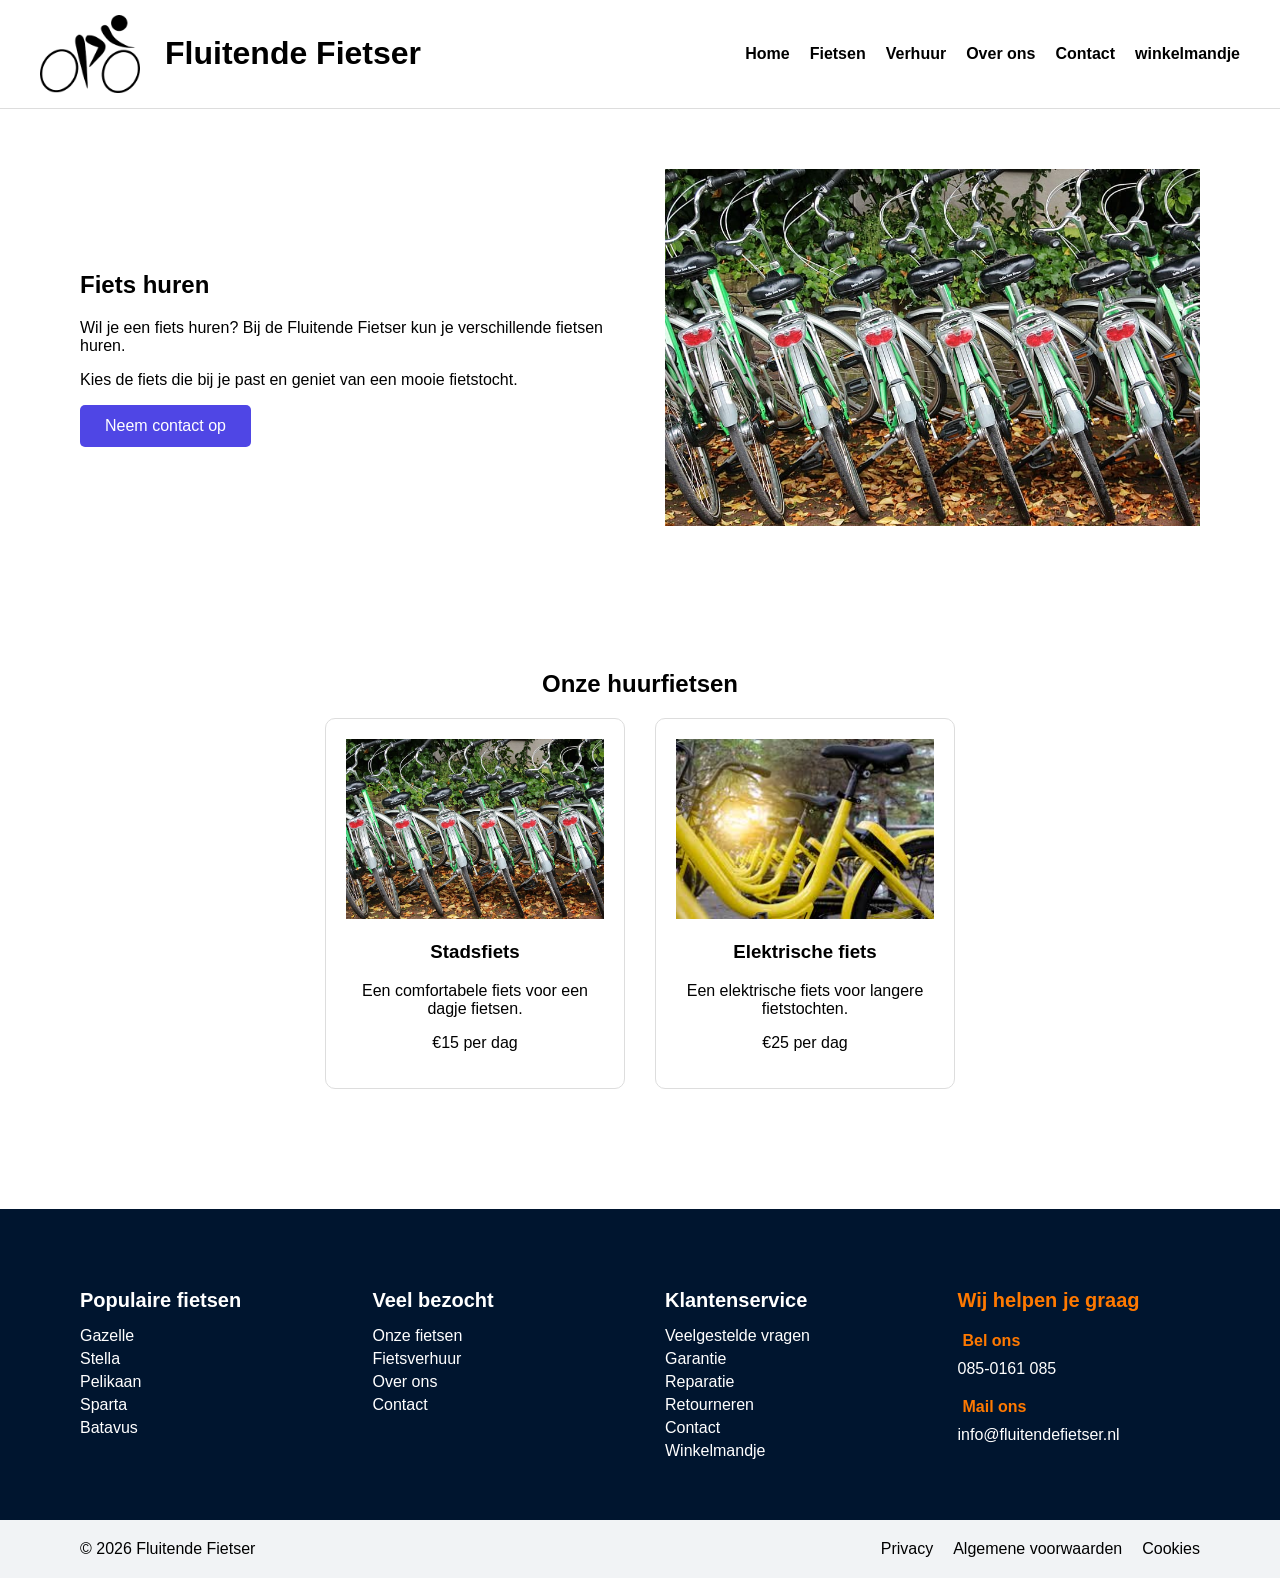
<file: web/verhuur.html>
<!DOCTYPE html>
<html lang="nl">
<head>
    <meta charset="UTF-8">
    <meta name="viewport" content="width=device-width, initial-scale=1.0">
    <title>Verhuur - Fluitende Fietser</title>
    <link rel="stylesheet" href="stylesheet.css">
</head>

<body>

    <header>
        <a href="index.html" class="logo">
            <img src="images/logo.png" alt="Logo Fluitende Fietser">
            <h1>Fluitende Fietser</h1>
        </a>

        <nav>
            <a href="index.html">Home</a>
            <a href="fietsen.html">Fietsen</a>
            <a href="verhuur.html">Verhuur</a>
            <a href="over-ons.html">Over ons</a>
            <a href="contact.html">Contact</a>
            <a href="winkelmandje.html">winkelmandje</a>
        </nav>
    </header>

    <main>

        <section class="verhuur">
            <div class="verhuur-tekst">
                <h2>Fiets huren</h2>

                <p>
                    Wil je een fiets huren? Bij de Fluitende Fietser
                    kun je verschillende fietsen huren.
                </p>

                <p>
                    Kies de fiets die bij je past en geniet van een
                    mooie fietstocht.
                </p>

                <a href="contact.html" class="knop">Neem contact op</a>
            </div>

            <div class="verhuur-afbeelding">
                <img src="images/verhuur1.jpg" alt="Fietsverhuur">
            </div>
        </section>


        <section class="verhuur-fietsen">

            <h2>Onze huurfietsen</h2>

            <div class="verhuur-overzicht">

                <div class="verhuur-kaart">
                    <img src="images/verhuur1.jpg" alt="Huurfiets">
                    <h3>Stadsfiets</h3>
                    <p>Een comfortabele fiets voor een dagje fietsen.</p>
                    <p>€15 per dag</p>
                </div>

                <div class="verhuur-kaart">
                    <img src="images/verhuur2.jpg" alt="Huurfiets">
                    <h3>Elektrische fiets</h3>
                    <p>Een elektrische fiets voor langere fietstochten.</p>
                    <p>€25 per dag</p>
                </div>

            </div>

        </section>

    </main>

    <footer>
        <div class="footer-inhoud">

        <div class="footer-kolom">
            <h3>Populaire fietsen</h3>
            <a href="fietsen.html">Gazelle</a>
            <a href="fietsen.html">Stella</a>
            <a href="fietsen.html">Pelikaan</a>
            <a href="fietsen.html">Sparta</a>
            <a href="fietsen.html">Batavus</a>
        </div>

        <div class="footer-kolom">
            <h3>Veel bezocht</h3>
            <a href="fietsen.html">Onze fietsen</a>
            <a href="verhuur.html">Fietsverhuur</a>
            <a href="over-ons.html">Over ons</a>
            <a href="contact.html">Contact</a>
        </div>

        <div class="footer-kolom">
            <h3>Klantenservice</h3>
            <a href="contact.html">Veelgestelde vragen</a>
            <a href="contact.html">Garantie</a>
            <a href="contact.html">Reparatie</a>
            <a href="contact.html">Retourneren</a>
            <a href="contact.html">Contact</a>
            <a href="winkelmandje.html">Winkelmandje</a>
        </div>

        <div class="footer-kolom footer-contact">
            <h3>Wij helpen je graag</h3>
            <h4>Bel ons</h4>
            <p>085-0161 085</p>

            <h4>Mail ons</h4>
            <p>info@fluitendefietser.nl</p>
        </div>

    </div>

    <div class="footer-onderkant">
        <p>&copy; 2026 Fluitende Fietser</p>

        <div>
            <a href="privacy.html">Privacy</a>
            <a href="algemene-voorwaarden.html">Algemene voorwaarden</a>
            <a href="#">Cookies</a>
        </div>
    </div>
    </footer>

</body>
</html>
</file>
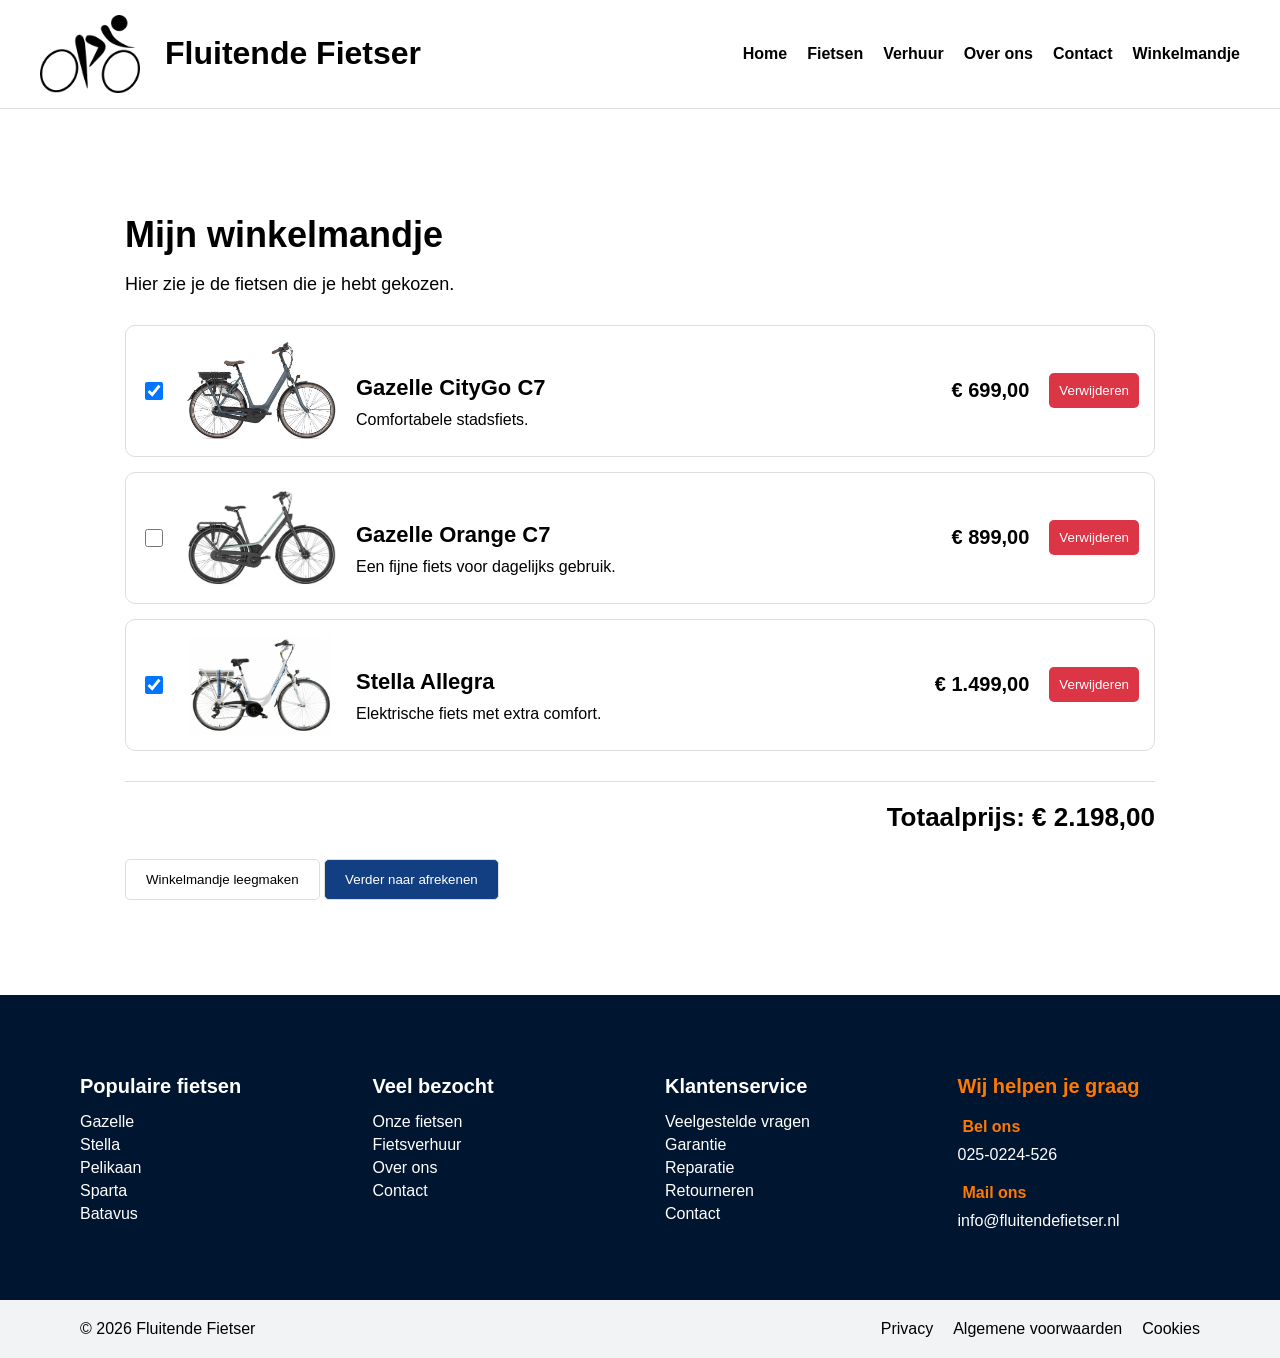
<file: web/winkelmandje.html>
<!DOCTYPE html>
<html lang="nl">
<head>
    <meta charset="UTF-8">
    <meta name="viewport" content="width=device-width, initial-scale=1.0">
    <title>Winkelmandje - Fluitende Fietser</title>
    <link rel="stylesheet" href="stylesheet.css">
    <script src="script.js" defer></script>
</head>

<body>

    <header>
        <a href="index.html" class="logo">
            <img src="images/logo.png" alt="Logo Fluitende Fietser">
            <h1>Fluitende Fietser</h1>
        </a>

        <nav>
            <a href="index.html">Home</a>
            <a href="fietsen.html">Fietsen</a>
            <a href="verhuur.html">Verhuur</a>
            <a href="over-ons.html">Over ons</a>
            <a href="contact.html">Contact</a>
            <a href="winkelmandje.html">Winkelmandje</a>
        </nav>
    </header>

    <main>
        
<section class="winkelmandje">
    <h2>Mijn winkelmandje</h2>
    <p>Hier zie je de fietsen die je hebt gekozen.</p>

    <div class="fiets-keuze" id="rij-gazelle">
        <input type="checkbox" id="gazelle" checked onchange="berekenTotaal()">

        <img src="images/fietsen/Gazelle_CityGo_C7.jpg"
             alt="Gazelle CityGo C7">

        <div class="fiets-info">
            <h3>Gazelle CityGo C7</h3>
            <p>Comfortabele stadsfiets.</p>
        </div>

        <p class="fiets-prijs">€ 699,00</p>
        <button type="button" onclick="verwijderFiets('gazelle', 'rij-gazelle')">Verwijderen</button>
    </div>

    <div class="fiets-keuze" id="rij-orange">
        <input type="checkbox" id="orange" onchange="berekenTotaal()">

        <img src="images/fietsen/Gazelle_Orange_C7.jpg"
             alt="Gazelle Orange C7">

        <div class="fiets-info">
            <h3>Gazelle Orange C7</h3>
            <p>Een fijne fiets voor dagelijks gebruik.</p>
        </div>

        <p class="fiets-prijs">€ 899,00</p>
        <button type="button" onclick="verwijderFiets('orange', 'rij-orange')">Verwijderen</button>
    </div>

    <div class="fiets-keuze" id="rij-stella">
        <input type="checkbox" id="stella" checked onchange="berekenTotaal()">

        <img src="images/fietsen/Stella_Allegra_voorwielmotor.jpg"
             alt="Stella Allegra">

        <div class="fiets-info">
            <h3>Stella Allegra</h3>
            <p>Elektrische fiets met extra comfort.</p>
        </div>

        <p class="fiets-prijs">€ 1.499,00</p>
        <button type="button" onclick="verwijderFiets('stella', 'rij-stella')">
            Verwijderen
        </button>
    </div>

    <h3 id="totaalprijs">Totaalprijs: € 2.198,00</h3>

    <button type="button" onclick="maakWinkelmandjeLeeg()">Winkelmandje leegmaken</button>
    <button type="button" onclick="afrekenen()">Verder naar afrekenen</button>
</section>

    </main>

    <footer>
         <div class="footer-inhoud">

        <div class="footer-kolom">
            <h3>Populaire fietsen</h3>
            <a href="fietsen.html">Gazelle</a>
            <a href="fietsen.html">Stella</a>
            <a href="fietsen.html">Pelikaan</a>
            <a href="fietsen.html">Sparta</a>
            <a href="fietsen.html">Batavus</a>
        </div>

        <div class="footer-kolom">
            <h3>Veel bezocht</h3>
            <a href="fietsen.html">Onze fietsen</a>
            <a href="verhuur.html">Fietsverhuur</a>
            <a href="over-ons.html">Over ons</a>
            <a href="contact.html">Contact</a>
        </div>

        <div class="footer-kolom">
            <h3>Klantenservice</h3>
            <a href="contact.html">Veelgestelde vragen</a>
            <a href="contact.html">Garantie</a>
            <a href="contact.html">Reparatie</a>
            <a href="contact.html">Retourneren</a>
            <a href="contact.html">Contact</a>
        </div>

        <div class="footer-kolom footer-contact">
            <h3>Wij helpen je graag</h3>
            <h4>Bel ons</h4>
            <p>025-0224-526</p>
            <h4>Mail ons</h4>
            <p>info@fluitendefietser.nl</p>
        </div>

    </div>

    <div class="footer-onderkant">
        <p>&copy; 2026 Fluitende Fietser</p>

        <div>
            <a href="privacy.html">Privacy</a>
            <a href="algemene-voorwaarden.html">Algemene voorwaarden</a>
            <a href="#">Cookies</a>
        </div>
    </div>
    </footer>

</body>
</html>
</file>
<file: web/stylesheet.css>
* {
    box-sizing: border-box;
}

body {
    margin: 0;
    font-family: Arial, sans-serif;
    background-color: white;
    color: black;
}

header {
    display: flex;
    align-items: center;
    justify-content: space-between;
    padding: 15px 40px;
    background-color: white;
    border-bottom: 1px solid #dddddd;
}

.logo {
    display: flex;
    align-items: center;
    gap: 25px;
    text-decoration: none;
    color: black;
}

.logo h1 {
    margin: 0;
    color: black;
}

header img {
    width: 100px;
    height: auto;
}

nav {
    display: flex;
    gap: 20px;
}

nav a {
    text-decoration: none;
    color: black;
    font-weight: bold;
}

nav a:hover {
    color: #4f46e5;
}

.welkom {
    min-height: 500px;
    display: flex;
    align-items: center;
    justify-content: center;
    padding: 50px 80px;
    gap: 50px;
}

.welkom-tekst {
    flex: 1;
    text-align: center;
}

.welkom-tekst h1 {
    font-size: 48px;
    margin-bottom: 15px;
}

.welkom-tekst p {
    font-size: 20px;
    margin-bottom: 30px;
}

.knop {
    display: inline-block;
    padding: 12px 25px;
    background-color: #4f46e5;
    color: white;
    text-decoration: none;
    border-radius: 5px;
}

.knop:hover {
    background-color: blue;
}

.uitgelichte-fietsen {
    font-size: 26px;
    margin-bottom: 10px;
}

.uitgelichte-fietsen h2 {
    font-size: 36px;
    margin-bottom: 10px;
}

.intro-fietsen {
    font-size: 18px;
    margin-bottom: 40px;
}

.fiets-overzicht {
    display: flex;
    justify-content: center;
    gap: 30px;
}

.fiets-kaart {
    width: 350px;
    padding: 20px;
    border: 1px solid #dddddd;
    border-radius: 10px;
    background-color: white;
}

.fiets-kaart h3 {
    font-size: 22px;
    margin-bottom: 10px;
    text-align: center;
}

.fiets-kaart p {
    font-size: 16px;
    line-height: 1.5;
    text-align: center;
}

.fiets-kaart img {
    width: 90%;
    height: 180px;
    object-fit: contain;
    margin: 0 auto 15px;
    display: block;
}

.uitgelichte-fietsen .knop {
    display: block;
    width: fit-content;
    margin: 20px auto 0;
}

.over-ons {
    display: flex;
    align-items: center;
    justify-content: space-between;
    gap: 60px;
    padding: 80px;
    background-color: #f5f7fa;
}

.over-ons-tekst {
    width: 50%;
}

.over-ons-tekst h2 {
    font-size: 44px;
    margin-bottom: 20px;
}

.over-ons-tekst p {
    font-size: 18px;
    line-height: 1.6;
    margin-bottom: 20px;
}

.over-ons-afbeelding {
    width: 50%;
}

.over-ons-afbeelding img {
    width: 100%;
    height: 400px;
    object-fit: cover;
    border-radius: 15px;
}

.waarom-ons {
    padding: 60px 80px;
    text-align: center;
}

.waarom-ons h2 {
    font-size: 36px;
    margin-bottom: 40px;
}

.voordelen {
    display: flex;
    justify-content: center;
    gap: 30px;
}

.voordeel {
    width: 300px;
    padding: 25px;
    border: 1px solid #dddddd;
    border-radius: 10px;
    background-color: white;
}

.voordeel h3 {
    font-size: 22px;
    margin-bottom: 15px;
}

footer {
    background-color: #00152f;
    color: white;
    margin-top: 60px;
}

.footer-inhoud {
    display: flex;
    justify-content: space-between;
    gap: 50px;
    padding: 60px 80px;
}

.footer-kolom {
    display: flex;
    flex-direction: column;
    gap: 5px;
    width: 22%;
}

.footer-kolom h3 {
    font-size: 20px;
    margin-bottom: 10px;
}

.footer-kolom a {
    color: white;
    text-decoration: none;
    font-size: 16px;
}

.footer-kolom a:hover {
    text-decoration: underline;
}

.footer-kolom p {
    margin: 0 0 15px;
    font-size: 16px;
}

.footer-kolom h4 {
    color: #ff7900;
    margin: 5px 0 0;
}

.footer-contact h3 {
    color: #ff7900;
}

.footer-contact h4 {
    margin: 5px;
}

.footer-contact p {
    margin: 0 0 10px;
}

.footer-onderkant {
    background-color: #f1f3f5;
    color: black;
    display: flex;
    justify-content: space-between;
    align-items: center;
    padding: 20px 80px;
}

.footer-onderkant p {
    margin: 0;
}

.footer-onderkant div {
    display: flex;
    gap: 20px;
}

.footer-onderkant a {
    color: black;
    text-decoration: none;
}

.footer-onderkant a:hover {
    text-decoration: underline;
}

.contact {
    display: flex;
    gap: 50px;
}

.contact-info {
    width: 50%;
    flex: 1;
}

.contact-formulier {
    width: 50%;
    padding: 30px;
    border: 1px solid #dddddd;
    border-radius: 10px;
    flex: 1;
}

.contact-formulier form {
    display: flex;
    flex-direction: column;
}

.contact-formulier input,
.contact-formulier textarea {
    padding: 10px;
    margin-bottom: 15px;
}

.contact-formulier button {
    padding: 10px 20px;
    background-color: #4f46e5;
    color: white;
    border: none;
    border-radius: 5px;
}

.fietsen {
    padding: 60px 80px;
    text-align: center;
}

.fietsen h2 {
    font-size: 40px;
    margin-bottom: 10px;
}

.fietsen > p {
    font-size: 18px;
    margin-bottom: 40px;
}

.fietsen-overzicht {
    display: flex;
    justify-content: center;
    gap: 30px;
}

.fiets {
    width: 100%;
    padding: 20px;
    border: 1px solid white;
    border-radius: 10px;
}

.fiets img {
    width: 100%;
    height: 180px;
    object-fit: contain;
}

.fiets h3 {
    font-size: 22px;
}

.fiets p {
    font-size: 16px;
    line-height: 1.5;
}

/* Verhuurpagina */
.verhuur {
    display: flex;
    align-items: center;
    gap: 50px;
    padding: 60px 80px;
}

.verhuur-tekst {
    width: 50%;
}

.verhuur-afbeelding {
    width: 50%;
}

.verhuur-afbeelding img {
    width: 100%;
}

.verhuur-fietsen {
    padding: 60px 80px;
    text-align: center;
}

.verhuur-overzicht {
    display: flex;
    justify-content: center;
    gap: 30px;
}

.verhuur-kaart {
    width: 300px;
    padding: 20px;
    border: 1px solid #dddddd;
    border-radius: 10px;
}

.verhuur-kaart img {
    width: 100%;
    height: 180px;
    object-fit: cover;
}

/* Voorwaardenpagina */
.voorwaarden {
    padding: 60px 80px;
    max-width: 900px;
    margin: auto;
}

.voorwaarden h2 {
    font-size: 40px;
    margin-bottom: 30px;
}

.voorwaarden h3 {
    font-size: 22px;
    margin-top: 30px;
    margin-bottom: 10px;
}

.voorwaarden p {
    font-size: 17px;
    line-height: 1.6;
}

/* Openingstijden en klok */
#Openingtijden {
    width: 100%;
    margin-top: 20px;
    text-align: center;
}

#clock {
    font-family: monospace;
    font-size: 3rem;
    font-weight: bold;
    text-align: center;
}

#statusContainer {
    width: 200px;
    height: 22px;
    overflow: hidden;
    position: relative;
    margin-top: 5px;
}

#statusText {
    position: absolute;
    white-space: nowrap;
    font-family: Arial, sans-serif;
    font-size: 15px;
    font-weight: bold;
    animation: scrollText 5s linear infinite;
}

@keyframes scrollText {
    from {
        left: 100%;
        transform: translateX(0);
    }

    to {
        left: 0;
        transform: translateX(-100%);
    }
}


@media (max-width: 600px) {
    header {
        flex-direction: column;
        gap: 15px;
    }

    nav {
        flex-wrap: wrap;
        justify-content: center;
    }

    .welkom {
        flex-direction: column;
        padding: 40px 20px;
    }

    .welkom-tekst {
        width: 100%;
    }

    .welkom-tekst h1 {
        font-size: 36px;
    }

    .welkom-afbeelding {
        width: 100%;
        height: 350px;
        overflow: hidden;
    }
    .welkom-afbeelding {
        width: 100%;
        height: 350px;
        object-fit: cover;
        display: block;
    }

    .over-ons {
        flex-direction: column;
        padding: 40px 20px;
    }

    .over-ons-tekst,
    .over-ons-afbeelding {
        width: 100%;
    }

    .voordelen {
        flex-direction: column;
        align-items: center;
    }

    .contact {
        flex-direction: column;
    }

    .contact-info,
    .contact-formulier {
        width: 100%;
    }

    .fietsen-overzicht {
        flex-direction: column;
        align-items: center;
    }

    .verhuur {
        flex-direction: column;
        padding: 40px 20px;
    }

    .verhuur-tekst,
    .verhuur-afbeelding {
        width: 100%;
    }

    .verhuur-fietsen {
        padding: 40px 20px;
    }

    .verhuur-overzicht {
        flex-direction: column;
        align-items: center;
    }

    .voorwaarden {
        padding: 40px 20px;
    }

    .footer-inhoud {
        flex-direction: column;
        gap: 30px;
    }

    .footer-kolom {
        width: 100%;
    }

    .footer-onderkant {
        flex-direction: column;
        gap: 15px;
        text-align: center;
    }
}

.welkom-afbeelding.fotocarrousel {
    flex: 1;
    min-width: 0;
    height: 350px;
    overflow: hidden;
}

.welkom-afbeelding.fotocarrousel img {
    width: 100%;
    height: 310px;
    object-fit: cover;
    display: block;
}

.welkom-afbeelding.fotocarrousel button {
    margin-top: 5px;
    cursor: pointer;
}

.winkelmandje {
    padding: 60px 80px;
    max-width: 900px;
    margin: auto;
}

.winkelmandje h2 {
    font-size: 36px;
    margin-bottom: 30px;
}

#winkelmand-inhoud {
    padding: 20px;
    border: 1px solid #dddddd;
    border-radius: 10px;
}

#totaalprijs {
    text-align: right;
    margin-top: 25px;
}
.winkelmandje {
    max-width: 1100px;
    margin: 40px auto;
    padding: 35px;
    background-color: white;
    border-radius: 10px;
}

.winkelmandje h2 {
    font-size: 36px;
    margin-bottom: 10px;
}

.winkelmandje > p {
    font-size: 18px;
    margin-bottom: 30px;
}

.fiets-keuze {
    display: flex;
    align-items: center;
    gap: 20px;
    padding: 15px;
    margin-bottom: 15px;
    border: 1px solid #dddddd;
    border-radius: 10px;
}

.fiets-keuze input {
    width: 18px;
    height: 18px;
}

.fiets-keuze img {
    width: 150px;
    height: 100px;
    object-fit: contain;
}

.fiets-info {
    flex: 1;
}

.fiets-info h3 {
    font-size: 22px;
    margin-bottom: 10px;
}

.fiets-info p {
    margin: 0;
}

.fiets-prijs {
    font-size: 20px;
    font-weight: bold;
}

.fiets-keuze button {
    padding: 10px;
    background-color: #dc3545;
    color: white;
    border: none;
    border-radius: 5px;
}

#totaalprijs {
    text-align: right;
    margin-top: 30px;
    padding-top: 20px;
    border-top: 1px solid #dddddd;
    font-size: 26px;
}

.winkelmandje > button {
    padding: 12px 20px;
    border: 1px solid #dddddd;
    border-radius: 5px;
    background-color: white;
    cursor: pointer;
}

.winkelmandje > button:last-child {
    background-color: #123f82;
    color: white;
}

.privacy {
    padding: 60px 80px;
    max-width: 900px;
    margin: auto;
}

.privacy h2 {
    font-size: 40px;
    margin-bottom: 30px;
}

.privacy h3 {
    font-size: 22px;
    margin-top: 30px;
    margin-bottom: 10px;
}

.privacy p {
    font-size: 17px;
    line-height: 1.6;
}

@media (max-width: 900px) {

    header {
        padding: 15px 25px;
        flex-wrap: wrap;
        gap: 15px;
    }

    nav {
        flex-wrap: wrap;
        justify-content: center;
        gap: 15px;
    }

    .welkom,
    .over-ons,
    .verhuur {
        padding: 40px 30px;
        gap: 30px;
    }

    .welkom-tekst h1 {
        font-size: 36px;
    }

    .fiets-overzicht,
    .fietsen-overzicht,
    .voordelen,
    .verhuur-overzicht {
        flex-wrap: wrap;
        justify-content: center;
    }

    .fiets-kaart,
    .fiets,
    .voordeel,
    .verhuur-kaart {
        width: calc(50% - 20px);
    }

    .contact {
        padding: 40px 30px;
        gap: 25px;
    }

    .contact-info,
    .contact-formulier {
        width: calc(50% - 13px);
    }

    .footer-inhoud {
        padding: 40px 30px;
        gap: 25px;
        flex-wrap: wrap;
    }

    .footer-kolom {
        width: calc(50% - 20px);
    }

    .winkelmandje {
        margin: 25px;
        padding: 25px;
    }

}


/* Telefoons */
@media (max-width: 600px) {

    header {
        flex-direction: column;
        padding: 15px;
    }

    .logo {
        gap: 10px;
    }

    .logo img {
        width: 65px;
    }

    .logo h1 {
        font-size: 23px;
    }

    nav {
        gap: 12px;
    }

    nav a {
        font-size: 14px;
    }

    .welkom,
    .over-ons,
    .verhuur,
    .contact {
        flex-direction: column;
        padding: 30px 20px;
        gap: 25px;
    }

    .welkom-tekst,
    .welkom-afbeelding,
    .over-ons-tekst,
    .over-ons-afbeelding,
    .verhuur-tekst,
    .verhuur-afbeelding,
    .contact-info,
    .contact-formulier {
        width: 100%;
    }

    .welkom-tekst h1 {
        font-size: 30px;
    }

    .welkom-tekst p {
        font-size: 17px;
    }

    .over-ons-tekst h2,
    .fietsen h2 {
        font-size: 30px;
    }

    .over-ons-afbeelding img {
        height: 250px;
    }

    .fiets-overzicht,
    .fietsen-overzicht,
    .voordelen,
    .verhuur-overzicht {
        flex-direction: column;
        align-items: center;
        gap: 20px;
    }

    .fiets-kaart,
    .fiets,
    .voordeel,
    .verhuur-kaart {
        width: 100%;
        max-width: 400px;
    }

    .uitgelichte-fietsen,
    .fietsen,
    .verhuur-fietsen,
    .waarom-ons {
        padding: 30px 20px;
        text-align: center;
    }

    .contact-formulier {
        padding: 20px;
    }

    .footer-inhoud {
        flex-direction: column;
        padding: 35px 25px;
        gap: 25px;
    }

    .footer-kolom {
        width: 100%;
    }

    .footer-onderkant {
        flex-direction: column;
        gap: 15px;
        padding: 20px;
        text-align: center;
    }

    .footer-onderkant div {
        flex-wrap: wrap;
        justify-content: center;
        gap: 12px;
    }

    .voorwaarden,
    .privacy {
        padding: 30px 20px;
    }

    .voorwaarden h2,
    .privacy h2 {
        font-size: 30px;
    }

    .winkelmandje {
        margin: 15px;
        padding: 20px;
    }

    .winkelmandje h2 {
        font-size: 28px;
    }

    .fiets-keuze {
        flex-wrap: wrap;
        gap: 10px;
        padding: 12px;
    }

    .fiets-keuze img {
        width: 90px;
        height: 80px;
    }

    .fiets-info {
        flex: 1;
        min-width: 120px;
    }

    .fiets-info h3 {
        font-size: 17px;
    }

    .fiets-prijs {
        width: 100%;
        text-align: right;
        font-size: 18px;
    }

    #totaalprijs {
        font-size: 22px;
    }

    .winkelmandje > button {
        width: 100%;
        margin-top: 10px;
    }
}

/* Welkomstgedeelte */
.welkom {
    min-height: 300px;
    display: flex;
    align-items: center;
    justify-content: center;
    padding: 50px 30px;
    background-color: #f5f7fa;
}

.welkom-tekst {
    text-align: center;
    max-width: 700px;
}

.welkom-tekst h1 {
    font-size: 42px;
    margin-bottom: 15px;
}

.welkom-tekst p {
    font-size: 20px;
    margin-bottom: 30px;
}


/* Knoppen */
.knop {
    display: inline-block;
    padding: 12px 25px;
    background-color: #4f46e5;
    color: white;
    text-decoration: none;
    border-radius: 5px;
}

.knop:hover {
    background-color: #3730a3;
}


/* Fotocarrousel */
.home-slideshow {
    padding: 20px;
}

.slideshow-container {
    max-width: 1000px;
    position: relative;
    margin: 30px auto;
}

.home-slide {
    display: none;
    position: relative;
    animation: slideVerschijnen 0.6s;
}

.home-slide img {
    width: 100%;
    height: 400px;
    object-fit: cover;
    display: block;
}

.slide-bijschrift {
    position: absolute;
    bottom: 0;
    width: 100%;
    padding: 15px;
    text-align: center;
    color: white;
    background-color: rgba(0, 0, 0, 0.5);
}

.slide-vorige,
.slide-volgende {
    position: absolute;
    top: 50%;
    padding: 16px;
    color: white;
    background-color: rgba(0, 0, 0, 0.5);
    cursor: pointer;
    text-decoration: none;
    transform: translateY(-50%);
}

.slide-vorige {
    left: 0;
}

.slide-volgende {
    right: 0;
}

.slide-vorige:hover,
.slide-volgende:hover {
    background-color: #00152f;
}

.slide-punten {
    text-align: center;
    margin-bottom: 30px;
}

.home-slide-punt {
    display: inline-block;
    width: 12px;
    height: 12px;
    margin: 0 4px;
    background-color: #bbbbbb;
    border-radius: 50%;
    cursor: pointer;
}

.home-slide-punt.actief {
    background-color: #00152f;
}

@keyframes slideVerschijnen {
    from {
        opacity: 0.4;
    }

    to {
        opacity: 1;
    }
}


/* Uitgelichte fietsen */
.uitgelichte-fietsen {
    padding: 50px 30px;
    text-align: center;
}

.uitgelichte-fietsen h2 {
    font-size: 36px;
    margin-bottom: 10px;
}

.intro-fietsen {
    font-size: 18px;
    margin-bottom: 40px;
}

.fiets-overzicht {
    display: flex;
    justify-content: center;
    gap: 25px;
}

.fiets-kaart {
    width: 300px;
    padding: 20px;
    border: 1px solid #dddddd;
    border-radius: 10px;
    background-color: white;
}

.fiets-kaart img {
    width: 100%;
    height: 180px;
    object-fit: contain;
    display: block;
}

.fiets-kaart h3 {
    font-size: 22px;
    margin-bottom: 10px;
}

.fiets-kaart p {
    font-size: 16px;
    line-height: 1.5;
}

.fiets-kaart .knop {
    margin-top: 10px;
}

.alle-fietsen {
    display: inline-block;
    margin-top: 30px;
    color: #4f46e5;
    text-decoration: none;
    font-weight: bold;
}

.alle-fietsen:hover {
    text-decoration: underline;
}


/* Tablets en kleinere laptops */
@media (max-width: 900px) {

    .welkom-tekst h1 {
        font-size: 36px;
    }

    .home-slide img {
        height: 320px;
    }

    .fiets-overzicht {
        flex-wrap: wrap;
    }

}


/* Telefoons */
@media (max-width: 600px) {

    .welkom {
        padding: 40px 20px;
    }

    .welkom-tekst h1 {
        font-size: 30px;
    }

    .welkom-tekst p {
        font-size: 17px;
    }

    .home-slideshow {
        padding: 10px;
    }

    .slideshow-container {
        margin: 15px auto;
    }

    .home-slide img {
        height: 240px;
    }

    .slide-vorige,
    .slide-volgende {
        padding: 10px;
    }

    .slide-bijschrift {
        padding: 10px;
        font-size: 14px;
    }

    .uitgelichte-fietsen {
        padding: 35px 20px;
    }

    .uitgelichte-fietsen h2 {
        font-size: 30px;
    }

    .fiets-overzicht {
        flex-direction: column;
        align-items: center;
    }

    .fiets-kaart {
        width: 100%;
        max-width: 350px;
    }

}
</file>
